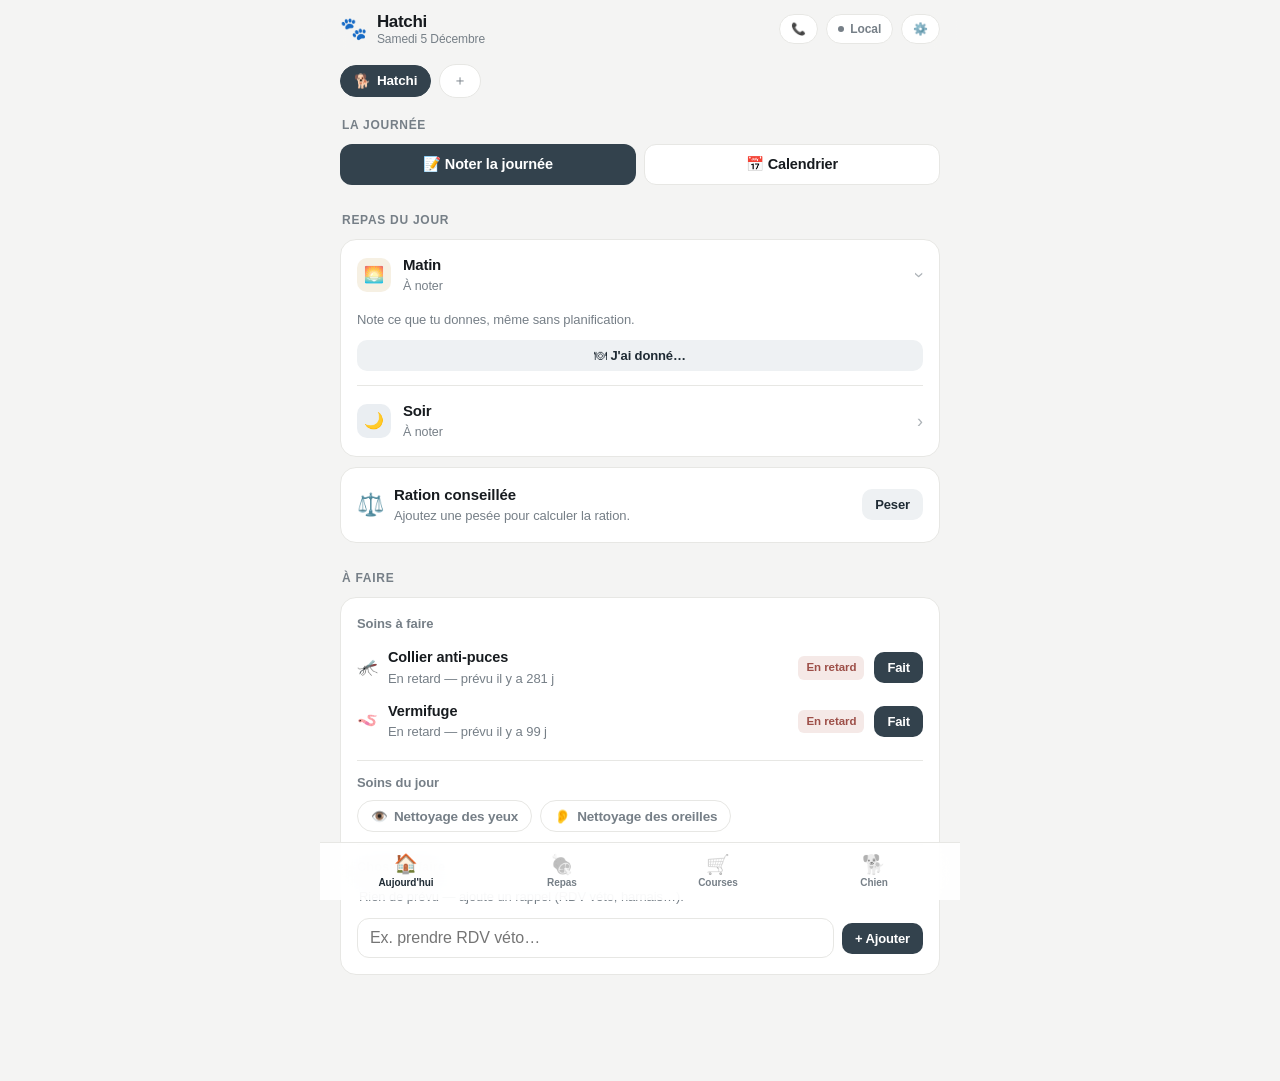
<file: index.html>
<!DOCTYPE html>
<html lang="fr">
<head>
  <meta charset="UTF-8" />
  <meta name="viewport" content="width=device-width, initial-scale=1.0, maximum-scale=1.0, viewport-fit=cover" />
  <meta name="theme-color" content="#f4f4f3" />
  <title>Hatchi — Suivi du chien</title>
  <link rel="manifest" href="manifest.webmanifest" />
  <link rel="icon" href="icon.svg" type="image/svg+xml" />
  <link rel="apple-touch-icon" href="icon.svg" />
  <meta name="apple-mobile-web-app-capable" content="yes" />
  <meta name="apple-mobile-web-app-title" content="Hatchi" />
  <link rel="stylesheet" href="css/styles.css" />
</head>
<body>
  <div id="app">
    <header class="topbar">
      <div class="topbar-inner">
        <div class="brand">
          <span class="brand-paw">🐾</span>
          <div class="brand-text">
            <strong id="dogNameLabel">Hatchi</strong>
            <small id="dateLabel"></small>
          </div>
        </div>
        <div class="topbar-actions">
          <button class="sync-pill" id="vetCallBtn" title="Appeler le vétérinaire" aria-label="Appeler le vétérinaire">📞</button>
          <button class="sync-pill" id="syncPill" title="État de la synchronisation">
            <span class="dot"></span><span id="syncText">Local</span>
          </button>
          <button class="sync-pill" id="settingsBtn" title="Réglages" aria-label="Réglages">⚙️</button>
        </div>
      </div>
    </header>

    <div class="dogbar" id="dogbar"></div>

    <main id="view" class="view"></main>

    <nav class="tabbar" id="tabbar">
      <button data-route="today"      class="tab"><span class="ic">🏠</span><span>Aujourd'hui</span></button>
      <button data-route="meals"      class="tab"><span class="ic">🍖</span><span>Repas</span></button>
      <button data-route="shopping"   class="tab"><span class="ic">🛒</span><span>Courses</span></button>
      <button data-route="dog"        class="tab"><span class="ic">🐕</span><span>Chien</span></button>
    </nav>
  </div>

  <!-- Generic modal host -->
  <div id="modalHost" class="modal-host" hidden></div>
  <div id="toastHost" class="toast-host"></div>

  <!-- Supabase client (loaded lazily only if sync is configured) -->
  <script>window.__SUPABASE_CDN__ = 'https://cdn.jsdelivr.net/npm/@supabase/supabase-js@2/dist/umd/supabase.min.js';</script>

  <script src="js/store.js"></script>
  <script src="js/ui.js"></script>
  <script src="js/views/today.js"></script>
  <script src="js/views/meals.js"></script>
  <script src="js/views/shopping.js"></script>
  <script src="js/views/health.js"></script>
  <script src="js/views/treatments.js"></script>
  <script src="js/views/journal.js"></script>
  <script src="js/views/dog.js"></script>
  <script src="js/views/settings.js"></script>
  <script src="js/app.js"></script>
</body>
</html>
</file>
<file: css/styles.css>
/* ============================================================
   Hatchi — design system
   Palette unique, minimaliste : canevas neutre chaud, cartes
   blanches, filets fins, une seule couleur d'accent (ardoise).
   Les noms de variables sont un contrat : les vues les utilisent
   en style inline (var(--green), var(--sand)…). Ne pas renommer.
   ============================================================ */

:root {
  /* Accent (ardoise profonde) */
  --green: #33424d;
  --green-700: #1f2b34;
  --green-100: #eef1f3;

  /* Neutres */
  --bg: #f4f4f3;
  --card: #ffffff;
  --sand: #f1f1ef;
  --ink: #171b1f;
  --ink-soft: #767f87;
  --line: #e7e7e4;

  /* Sémantique */
  --amber: #8f6b28;
  --amber-100: #f6f0e3;
  --red: #9d4f48;
  --red-100: #f5e9e7;
  --blue: #47657f;
  --blue-100: #eaeef2;
  --ok: #35745b;
  --ok-100: #e7f1ec;

  /* Rayons */
  --radius: 16px;
  --radius-sm: 12px;
  --radius-xs: 10px;

  /* Élévation : quasi nulle au repos, marquée seulement pour le flottant */
  --shadow: 0 1px 2px rgba(16, 24, 32, .04);
  --shadow-pop: 0 8px 16px rgba(16, 24, 32, .08), 0 24px 48px rgba(16, 24, 32, .12);

  --safe-bottom: env(safe-area-inset-bottom, 0px);
  --safe-top: env(safe-area-inset-top, 0px);

  --tabbar-h: 64px;
  --maxw: 640px;

  font-synthesis: none;
}

* { box-sizing: border-box; }
html, body { margin: 0; padding: 0; }
/* Empêche les navigateurs mobiles de gonfler/réduire les textes à leur guise */
html { -webkit-text-size-adjust: 100%; text-size-adjust: 100%; }

body {
  font-family: -apple-system, BlinkMacSystemFont, "Segoe UI", Roboto, "Helvetica Neue", Arial, sans-serif;
  background: var(--bg);
  color: var(--ink);
  -webkit-font-smoothing: antialiased;
  -moz-osx-font-smoothing: grayscale;
  line-height: 1.5;
  font-size: 15px;
  letter-spacing: -.005em;
  overscroll-behavior-y: none;
}

button { font-family: inherit; cursor: pointer; letter-spacing: inherit; }
input, select, textarea { font-family: inherit; font-size: 16px; letter-spacing: inherit; }

/* Focus visible et discret, partout */
:focus-visible {
  outline: 2px solid var(--green);
  outline-offset: 2px;
  border-radius: 6px;
}

#app {
  max-width: var(--maxw);
  margin: 0 auto;
  min-height: 100vh;
  min-height: 100dvh;
  display: flex;
  flex-direction: column;
}

/* ---------- Topbar : plate, claire, un simple filet ---------- */
.topbar {
  position: sticky; top: 0; z-index: 20;
  background: rgba(244, 244, 243, .82);
  -webkit-backdrop-filter: saturate(1.6) blur(12px);
  backdrop-filter: saturate(1.6) blur(12px);
  color: var(--ink);
  padding-top: var(--safe-top);
  border-bottom: 1px solid transparent;
  transition: border-color .2s ease;
}
.topbar.scrolled { border-bottom-color: var(--line); }

.topbar-inner {
  display: flex; align-items: center; justify-content: space-between; gap: 12px;
  padding: 12px 20px;
}
.brand { display: flex; align-items: center; gap: 10px; min-width: 0; }
.brand-paw { font-size: 22px; line-height: 1; }
.brand-text { display: flex; flex-direction: column; line-height: 1.2; min-width: 0; }
.brand-text strong {
  font-size: 17px; font-weight: 700; letter-spacing: -.02em; color: var(--ink);
}
.brand-text small {
  font-size: 12px; color: var(--ink-soft); text-transform: capitalize;
  white-space: nowrap; overflow: hidden; text-overflow: ellipsis;
}
.topbar-actions { display: flex; gap: 8px; align-items: center; flex: none; }

.sync-pill {
  display: inline-flex; align-items: center; gap: 6px;
  background: var(--card); border: 1px solid var(--line); color: var(--ink-soft);
  padding: 7px 11px; border-radius: 999px; font-size: 12px; font-weight: 600;
  letter-spacing: -.01em;
  transition: background .15s ease;
}
.sync-pill:active { background: var(--sand); }
.sync-pill .dot { width: 6px; height: 6px; border-radius: 50%; background: var(--ink-soft); flex: none; }
.sync-pill.synced { color: var(--ok); }
.sync-pill.synced .dot { background: var(--ok); }
.sync-pill.error { color: var(--red); }
.sync-pill.error .dot { background: var(--red); }

/* ---------- Barre des chiens ---------- */
.dogbar {
  display: flex; gap: 8px; align-items: center;
  padding: 4px 20px 0;
  overflow-x: auto; -webkit-overflow-scrolling: touch;
  scrollbar-width: none;
}
.dogbar::-webkit-scrollbar { display: none; }
.dogbar:empty { display: none; }
.dogbar .chip { flex: none; }

/* ---------- Vue / rythme vertical ---------- */
.view {
  flex: 1;
  padding: 16px 20px calc(var(--tabbar-h) + 32px + var(--safe-bottom));
}
.section-title {
  font-size: 12px; font-weight: 700; letter-spacing: .06em; text-transform: uppercase;
  color: var(--ink-soft);
  margin: 26px 2px 10px;
}
.section-title:first-child { margin-top: 2px; }

/* ---------- En-tête de section (drill-down depuis un onglet) ---------- */
.subhead { display: flex; align-items: center; gap: 12px; margin: 0 0 18px; }
.subhead-back {
  width: 32px; height: 32px; flex: none;
  border-radius: 50%; border: 1px solid var(--line); background: var(--card);
  color: var(--ink); font-size: 19px; line-height: 1;
  display: grid; place-items: center; padding: 0 2px 2px 0;
  transition: background .12s ease;
}
.subhead-back:active { background: var(--sand); }
@media (hover: hover) { .subhead-back:hover { background: var(--sand); } }
.subhead h2 {
  margin: 0; font-size: 19px; font-weight: 700; letter-spacing: -.025em;
  min-width: 0; overflow: hidden; text-overflow: ellipsis; white-space: nowrap;
}

/* ---------- Cartes ---------- */
.card {
  background: var(--card);
  border: 1px solid var(--line);
  border-radius: var(--radius);
  padding: 16px;
  margin-bottom: 10px;
}
.card.flush { padding: 0; overflow: hidden; }
.card-head {
  display: flex; align-items: center; justify-content: space-between; gap: 10px;
  margin-bottom: 12px;
}
.card-head h3 { margin: 0; font-size: 15px; font-weight: 700; letter-spacing: -.015em; }

.muted { color: var(--ink-soft); }
.small { font-size: 13px; }
.center { text-align: center; }

/* ---------- Repas du jour : une carte, deux créneaux déroulants ---------- */
.card.meals { padding: 0 16px; }
.meal-sep { height: 1px; background: var(--line); }
.meal-slot { position: relative; }
.meal-slot .slot-head {
  display: flex; align-items: center; gap: 12px; padding: 14px 0;
  cursor: pointer; -webkit-tap-highlight-color: transparent;
}
.meal-slot .slot-ic {
  width: 34px; height: 34px; border-radius: var(--radius-xs);
  display: grid; place-items: center; font-size: 16px; flex: none;
}
.slot-matin .slot-ic { background: var(--amber-100); }
.slot-soir  .slot-ic { background: var(--blue-100); }
.meal-slot.done .slot-ic { background: var(--ok-100); }
.meal-slot .slot-main { flex: 1; min-width: 0; }
.meal-slot .slot-title { font-size: 15px; font-weight: 650; letter-spacing: -.015em; }
.meal-slot .slot-sum {
  font-size: 12.5px; color: var(--ink-soft);
  white-space: nowrap; overflow: hidden; text-overflow: ellipsis; margin-top: 1px;
}
.meal-slot .chev {
  color: var(--ink-soft); font-size: 18px; line-height: 1; flex: none;
  transition: transform .2s ease; opacity: .6;
}
.meal-slot.open .chev { transform: rotate(90deg); }

/* « ✓ donné » 1-tap : contour = action disponible */
.meal-slot .quickgive {
  flex: none; border: 1px solid var(--ok); background: transparent; color: var(--ok);
  font-weight: 650; font-size: 12.5px; padding: 5px 11px; border-radius: 999px;
  transition: background .12s ease, transform .04s ease;
}
.meal-slot .quickgive:active { transform: scale(.96); background: var(--ok-100); }

.meal-details { display: none; padding: 0 0 14px; }
.meal-slot.open .meal-details { display: block; }
.meal-line {
  display: flex; justify-content: space-between; align-items: baseline;
  padding: 7px 0; border-bottom: 1px solid var(--line); font-size: 14px;
}
.meal-line:last-child { border-bottom: 0; }
.meal-line .q {
  color: var(--ink-soft); font-variant-numeric: tabular-nums;
  white-space: nowrap; margin-left: 12px;
}

/* ---------- Badges ---------- */
.badge {
  display: inline-flex; align-items: center; gap: 4px;
  font-size: 11.5px; font-weight: 650; letter-spacing: -.005em;
  padding: 3px 8px; border-radius: 6px; white-space: nowrap;
}
.badge.due  { background: var(--red-100);   color: var(--red); }
.badge.soon { background: var(--amber-100); color: var(--amber); }
.badge.ok   { background: var(--ok-100);    color: var(--ok); }
.badge.info { background: var(--blue-100);  color: var(--blue); }

/* ---------- Chips ---------- */
.chip {
  display: inline-flex; align-items: center; gap: 6px; padding: 7px 13px;
  border-radius: 999px; border: 1px solid var(--line); background: var(--card);
  font-size: 13.5px; font-weight: 600; letter-spacing: -.01em; color: var(--ink-soft);
  user-select: none; -webkit-tap-highlight-color: transparent;
  transition: transform .04s ease, background .12s ease, border-color .12s ease;
}
.chip:active { transform: scale(.97); }
.chip.on { background: var(--green); border-color: var(--green); color: #fff; }
.chip-row { display: flex; flex-wrap: wrap; gap: 8px; }

/* ---------- Lignes de liste ---------- */
.row {
  display: flex; align-items: center; gap: 12px;
  padding: 13px 16px; border-bottom: 1px solid var(--line);
}
.row:last-child { border-bottom: 0; }
.row .row-ic {
  width: 34px; height: 34px; border-radius: var(--radius-xs);
  display: grid; place-items: center; font-size: 16px;
  background: var(--sand); flex: none;
}
.row .row-main { flex: 1; min-width: 0; }
.row .row-main strong {
  display: block; font-size: 14.5px; font-weight: 650; letter-spacing: -.015em;
  overflow: hidden; text-overflow: ellipsis;
}
.row .row-main small { color: var(--ink-soft); font-size: 12.5px; }
.row .row-end {
  text-align: right; flex: none;
  display: flex; flex-direction: column; align-items: flex-end; gap: 6px;
}

/* ---------- Boutons ---------- */
.btn {
  appearance: none; border: 1px solid transparent; border-radius: var(--radius-sm);
  padding: 11px 16px;
  font-size: 14.5px; font-weight: 650; letter-spacing: -.01em;
  background: var(--green); color: #fff;
  display: inline-flex; align-items: center; justify-content: center; gap: 7px;
  -webkit-tap-highlight-color: transparent;
  transition: transform .04s ease, filter .15s ease, background .15s ease;
}
.btn:active { transform: scale(.97); }
@media (hover: hover) { .btn:hover { filter: brightness(1.12); } }
.btn.block { width: 100%; }
.btn.ghost { background: var(--green-100); color: var(--green-700); }
.btn.subtle { background: var(--card); color: var(--ink); border-color: var(--line); }
@media (hover: hover) { .btn.subtle:hover { filter: none; background: var(--sand); } }
.btn.danger { background: var(--red); color: #fff; }
.btn.sm { padding: 7px 12px; font-size: 13px; border-radius: var(--radius-xs); }
.btn.icon { padding: 0; width: 38px; height: 38px; flex: none; }
.btn[disabled] { opacity: .45; pointer-events: none; }

.linkbtn {
  background: none; border: 0; color: var(--green); font-weight: 650;
  padding: 4px 2px; font-size: 13px; letter-spacing: -.01em;
}
@media (hover: hover) { .linkbtn:hover { text-decoration: underline; } }

/* ---------- Formulaires ---------- */
.field { margin-bottom: 14px; }
.field > label {
  display: block; font-size: 12.5px; font-weight: 650; color: var(--ink-soft);
  margin-bottom: 6px; letter-spacing: -.005em;
}
.input, select.input, textarea.input {
  width: 100%; padding: 10px 12px;
  border: 1px solid var(--line); border-radius: var(--radius-sm);
  background: var(--card); color: var(--ink); outline: none;
  transition: border-color .12s ease, box-shadow .12s ease;
}
.input:focus, select.input:focus, textarea.input:focus {
  border-color: var(--green);
  box-shadow: 0 0 0 3px var(--green-100);
}
textarea.input { resize: vertical; min-height: 72px; line-height: 1.5; }
select.input {
  appearance: none; -webkit-appearance: none;
  background-image: url("data:image/svg+xml,%3Csvg xmlns='http://www.w3.org/2000/svg' width='12' height='8' viewBox='0 0 12 8'%3E%3Cpath d='M1 1.5 6 6.5l5-5' fill='none' stroke='%23767f87' stroke-width='1.6' stroke-linecap='round' stroke-linejoin='round'/%3E%3C/svg%3E");
  background-repeat: no-repeat; background-position: right 12px center;
  padding-right: 32px;
}
.grid2 { display: grid; grid-template-columns: 1fr 1fr; gap: 10px; }
.inline { display: flex; gap: 8px; align-items: center; }

/* ---------- État vide ---------- */
.empty { text-align: center; padding: 40px 20px; color: var(--ink-soft); }
.empty .big { font-size: 32px; margin-bottom: 10px; opacity: .55; }
.empty strong { display: block; font-size: 14.5px; font-weight: 650; color: var(--ink); }

/* ---------- FAB ---------- */
.fab {
  position: fixed; right: 20px; bottom: calc(var(--tabbar-h) + 16px + var(--safe-bottom));
  z-index: 30;
  width: 52px; height: 52px; border-radius: 50%; border: 0;
  background: var(--green); color: #fff; font-size: 24px; line-height: 1;
  box-shadow: var(--shadow-pop); display: grid; place-items: center;
  transition: transform .06s ease;
}
.fab:active { transform: scale(.94); }
@media (min-width: 641px) { .fab { right: calc(50% - var(--maxw) / 2 + 20px); } }

/* ---------- Tabbar ---------- */
.tabbar {
  position: fixed; bottom: 0; left: 0; right: 0; z-index: 25;
  background: rgba(255, 255, 255, .88);
  -webkit-backdrop-filter: saturate(1.6) blur(16px);
  backdrop-filter: saturate(1.6) blur(16px);
  border-top: 1px solid var(--line);
  display: flex; justify-content: space-around;
  padding: 6px 8px calc(6px + var(--safe-bottom));
  max-width: var(--maxw); margin: 0 auto;
}
.tab {
  flex: 1; background: none; border: 0; color: var(--ink-soft);
  display: flex; flex-direction: column; align-items: center; gap: 3px;
  font-size: 10px; font-weight: 600; letter-spacing: -.005em;
  padding: 6px 2px; border-radius: var(--radius-xs);
  -webkit-tap-highlight-color: transparent;
  transition: color .15s ease;
}
.tab .ic {
  font-size: 19px; line-height: 1;
  filter: grayscale(1); opacity: .5;
  transition: filter .15s ease, opacity .15s ease, transform .15s ease;
}
.tab.active { color: var(--green-700); }
.tab.active .ic { filter: none; opacity: 1; transform: translateY(-1px); }

/* ---------- Modal ---------- */
.modal-host {
  position: fixed; inset: 0; z-index: 40;
  display: grid; place-items: end center;
  background: rgba(16, 22, 26, .38);
  -webkit-backdrop-filter: blur(2px); backdrop-filter: blur(2px);
  animation: fadeIn .18s ease;
}
.modal-host[hidden] { display: none !important; }
@keyframes fadeIn { from { opacity: 0; } to { opacity: 1; } }

.modal {
  background: var(--bg); width: 100%; max-width: var(--maxw);
  max-height: 90vh; max-height: 90dvh; overflow-y: auto;
  -webkit-overflow-scrolling: touch;
  border-radius: 20px 20px 0 0;
  padding: 6px 20px calc(24px + var(--safe-bottom));
  box-shadow: var(--shadow-pop);
  animation: slideUp .24s cubic-bezier(.2, .8, .3, 1);
}
@keyframes slideUp { from { transform: translateY(24px); } to { transform: none; } }
.modal-grab { width: 36px; height: 4px; border-radius: 2px; background: var(--line); margin: 8px auto 14px; }
.modal h2 { font-size: 18px; font-weight: 700; letter-spacing: -.02em; margin: 2px 2px 16px; }
.modal-actions { display: flex; gap: 10px; margin-top: 20px; }
.modal-actions .btn { flex: 1; }

/* ---------- Toast ---------- */
.toast-host {
  position: fixed; left: 0; right: 0; bottom: calc(var(--tabbar-h) + 20px + var(--safe-bottom));
  z-index: 50; display: flex; flex-direction: column; align-items: center; gap: 8px;
  pointer-events: none; padding: 0 20px;
}
.toast {
  background: var(--ink); color: #fff; padding: 10px 16px; border-radius: 999px;
  font-size: 13.5px; font-weight: 600; letter-spacing: -.01em;
  box-shadow: var(--shadow-pop); animation: toastIn .22s cubic-bezier(.2, .8, .3, 1);
  max-width: 100%; text-align: center;
}
@keyframes toastIn { from { transform: translateY(8px); opacity: 0; } to { transform: none; opacity: 1; } }

/* ---------- Divers ---------- */
.divider { height: 1px; background: var(--line); margin: 14px 0; border: 0; }

.kpi-row { display: grid; grid-template-columns: repeat(3, 1fr); gap: 8px; }
.kpi {
  background: var(--card); border: 1px solid var(--line);
  border-radius: var(--radius-sm); padding: 12px 10px; text-align: center;
}
.kpi .num {
  font-size: 20px; font-weight: 700; letter-spacing: -.03em;
  color: var(--ink); font-variant-numeric: tabular-nums; line-height: 1.2;
}
.kpi .lab { font-size: 11px; color: var(--ink-soft); font-weight: 600; margin-top: 2px; }

.table { width: 100%; border-collapse: collapse; font-size: 14px; }
.table th, .table td { text-align: left; padding: 9px 8px; border-bottom: 1px solid var(--line); }
.table tr:last-child td { border-bottom: 0; }
.table th {
  font-size: 11px; text-transform: uppercase; letter-spacing: .06em;
  color: var(--ink-soft); font-weight: 650;
}
.table td.num, .table th.num { text-align: right; font-variant-numeric: tabular-nums; }

.tag-list { display: flex; flex-wrap: wrap; gap: 6px; }
.delete-x {
  color: var(--ink-soft); background: none; border: 0; font-size: 15px;
  padding: 4px 8px; border-radius: 6px; line-height: 1;
  transition: color .12s ease, background .12s ease;
}
@media (hover: hover) { .delete-x:hover { color: var(--red); background: var(--red-100); } }

/* ---------- Calendrier ---------- */
.cal-grid { display: grid; grid-template-columns: repeat(7, 1fr); gap: 4px; }
.cal-cell {
  position: relative; aspect-ratio: 1; border: 0; background: var(--sand);
  border-radius: var(--radius-xs); font-size: 13px; font-weight: 600;
  font-variant-numeric: tabular-nums; color: var(--ink);
  display: flex; flex-direction: column; align-items: center; justify-content: center;
  gap: 3px; padding: 0;
  transition: background .12s ease;
}
.cal-cell[disabled] { background: transparent; }
@media (hover: hover) { .cal-cell:hover:not([disabled]) { background: var(--green-100); } }
.cal-cell.today { background: var(--green); color: #fff; }
.cal-dots { display: flex; gap: 2px; height: 4px; }
.cal-dots i { width: 4px; height: 4px; border-radius: 50%; display: inline-block; }

/* ---------- Courbe de poids ---------- */
.chart-wrap { width: 100%; overflow: hidden; }
.chart-wrap svg { width: 100%; height: auto; display: block; }

/* ---------- Segmented control ----------
   Toujours sur une seule ligne : au-delà de 3-4 entrées (Soins, Repas),
   la barre défile horizontalement plutôt que de passer à la ligne. */
.seg {
  /* positionné : app.js s'appuie sur offsetLeft des boutons pour ramener
     l'entrée active dans le champ de vision (offsetParent = .seg). */
  position: relative;
  display: flex; background: var(--sand); border-radius: 999px;
  padding: 3px; gap: 2px;
  max-width: 100%; width: max-content;
  overflow-x: auto; -webkit-overflow-scrolling: touch;
  scrollbar-width: none;
}
.seg::-webkit-scrollbar { display: none; }
.seg button {
  flex: none; white-space: nowrap;
  border: 0; background: none; padding: 6px 14px; border-radius: 999px;
  font-weight: 650; font-size: 13px; letter-spacing: -.01em; color: var(--ink-soft);
  transition: background .15s ease, color .15s ease;
}
.seg button.on { background: var(--card); color: var(--ink); box-shadow: var(--shadow); }

/* ---------- Accessibilité ---------- */
@media (prefers-reduced-motion: reduce) {
  *, *::before, *::after {
    animation-duration: .01ms !important;
    animation-iteration-count: 1 !important;
    transition-duration: .01ms !important;
  }
}
</file>
